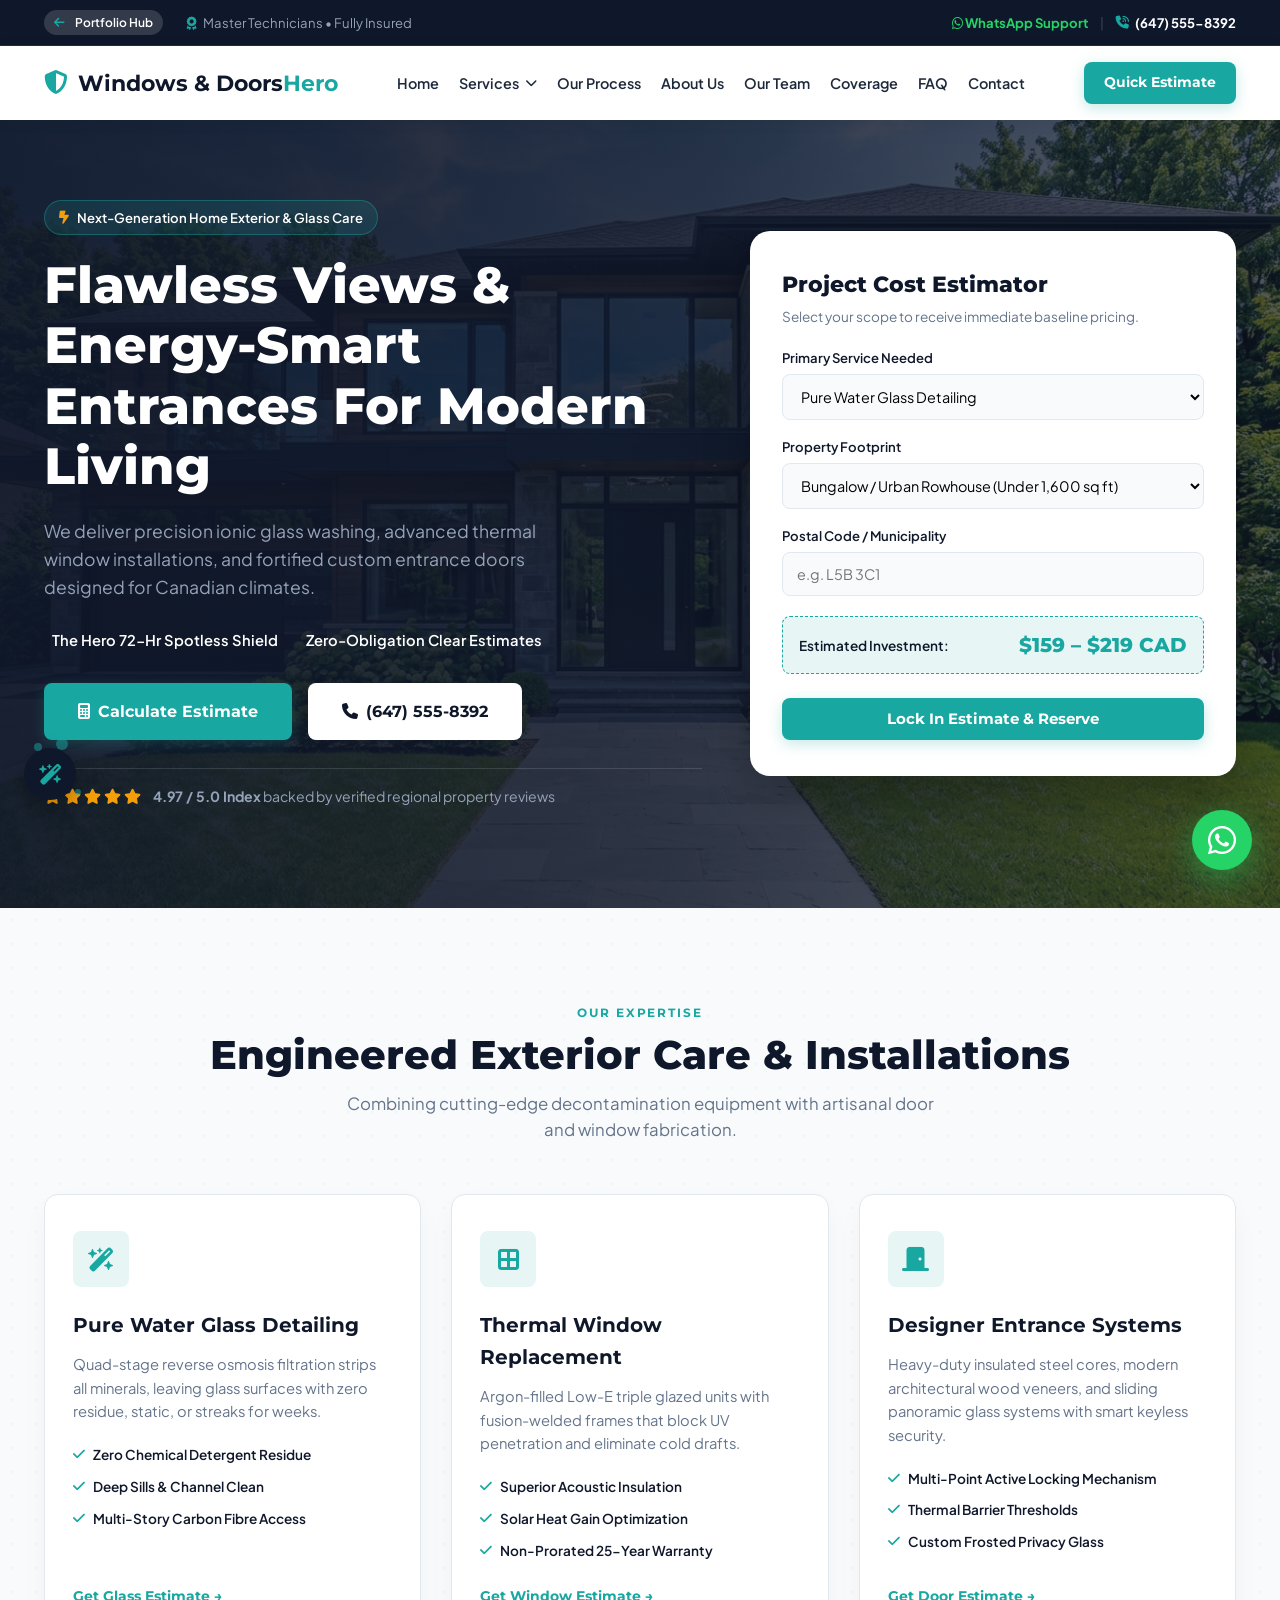
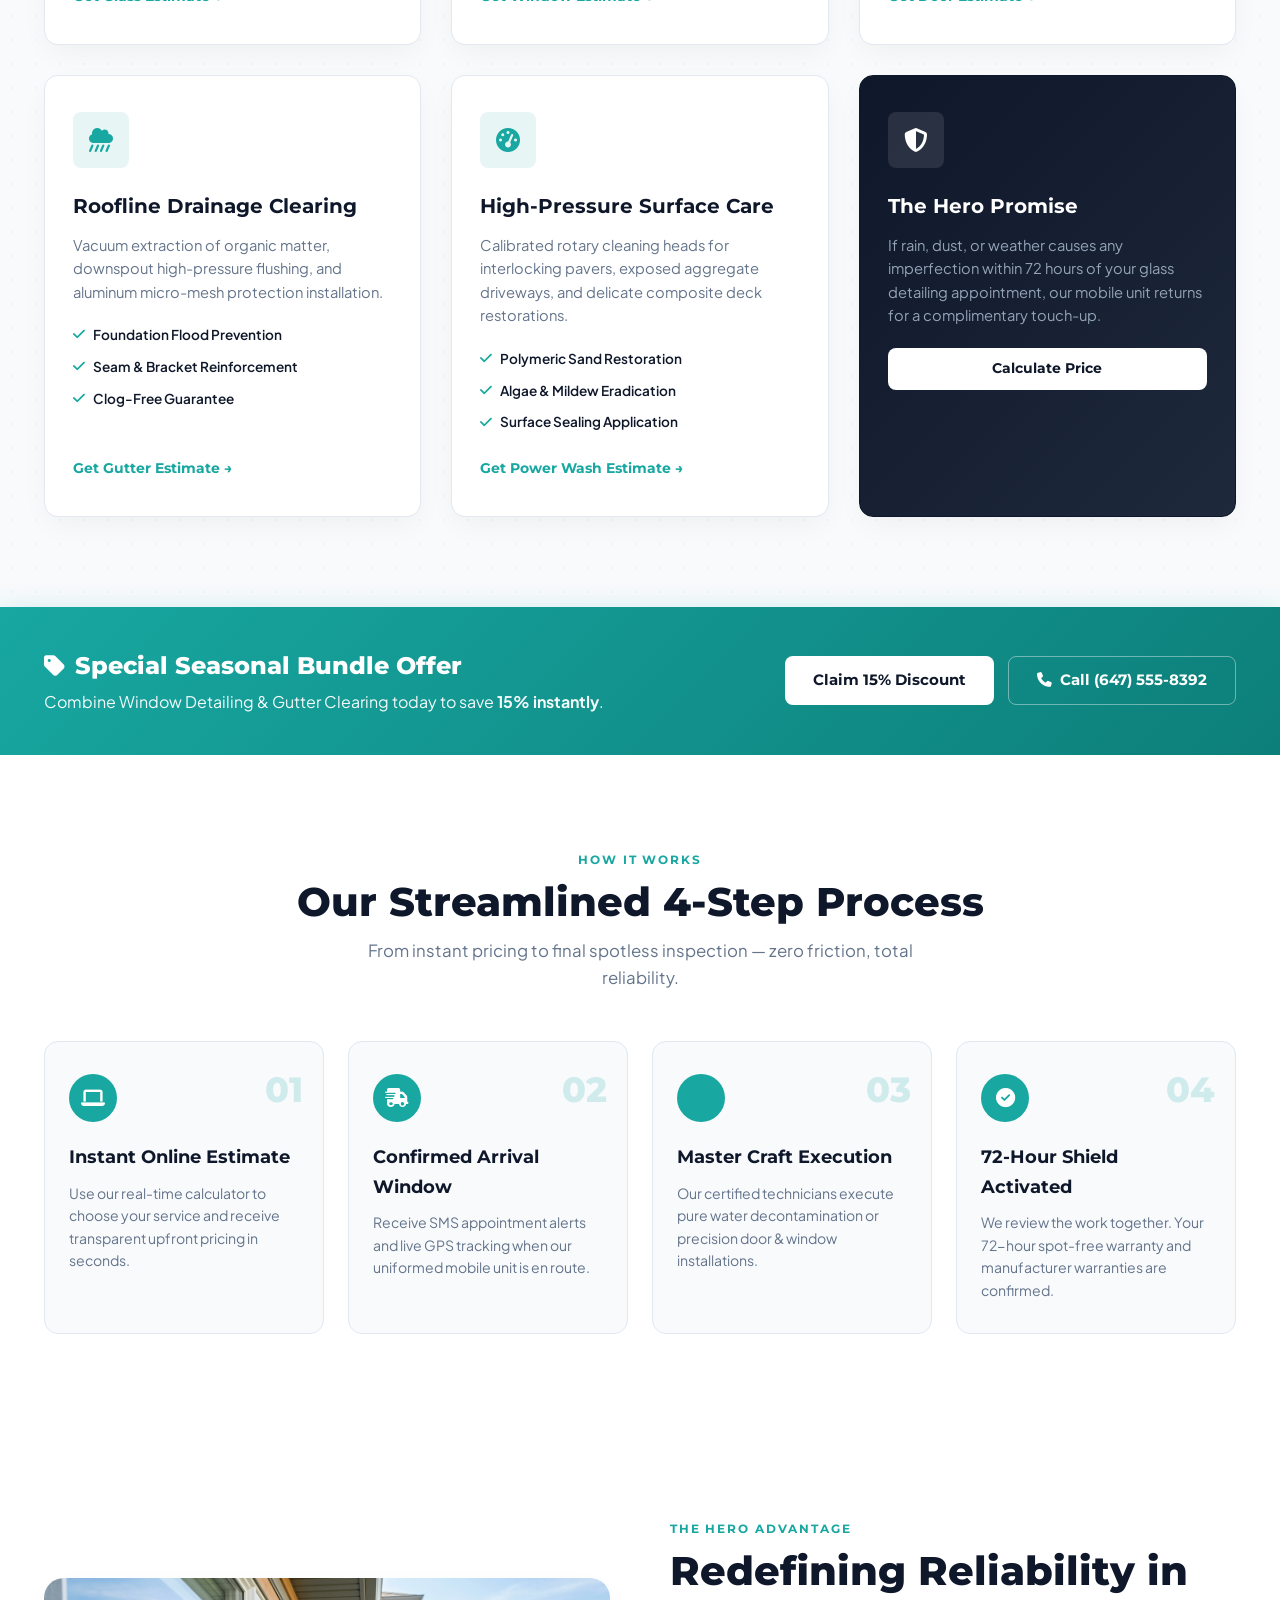
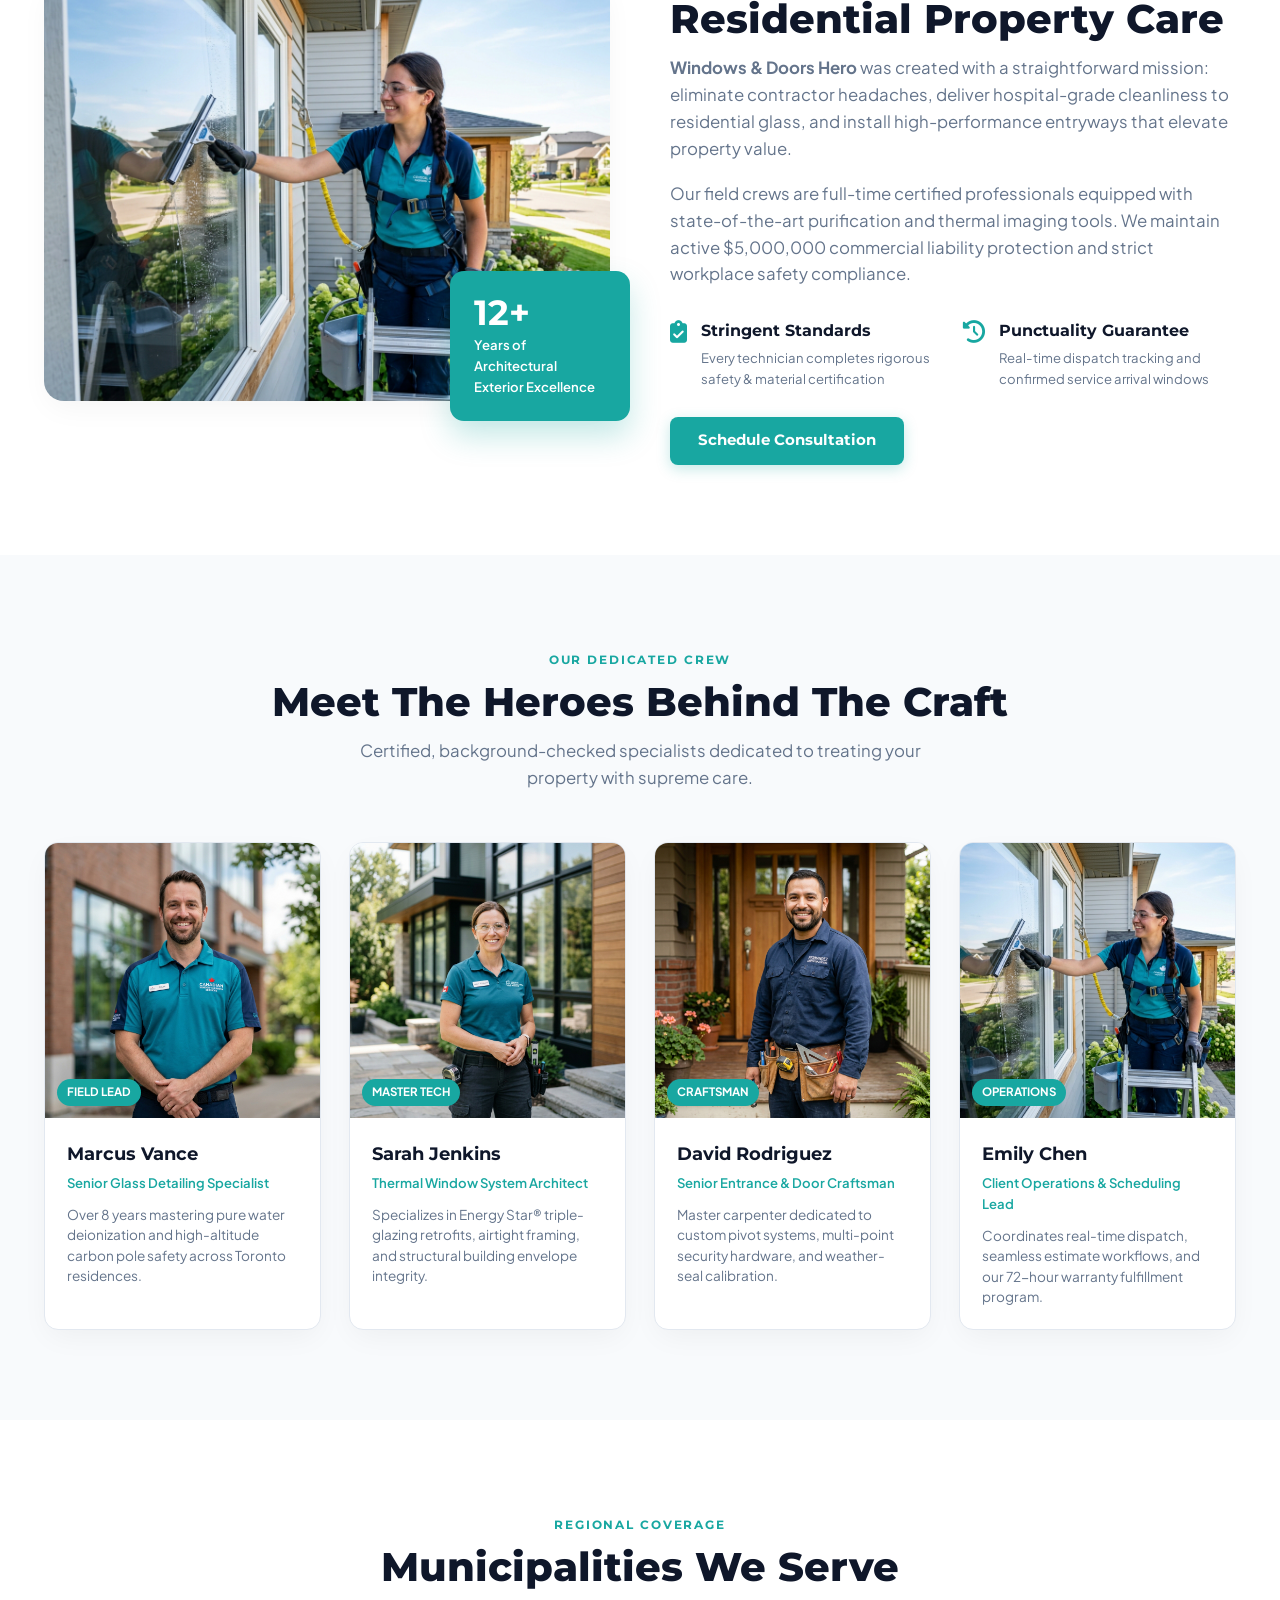
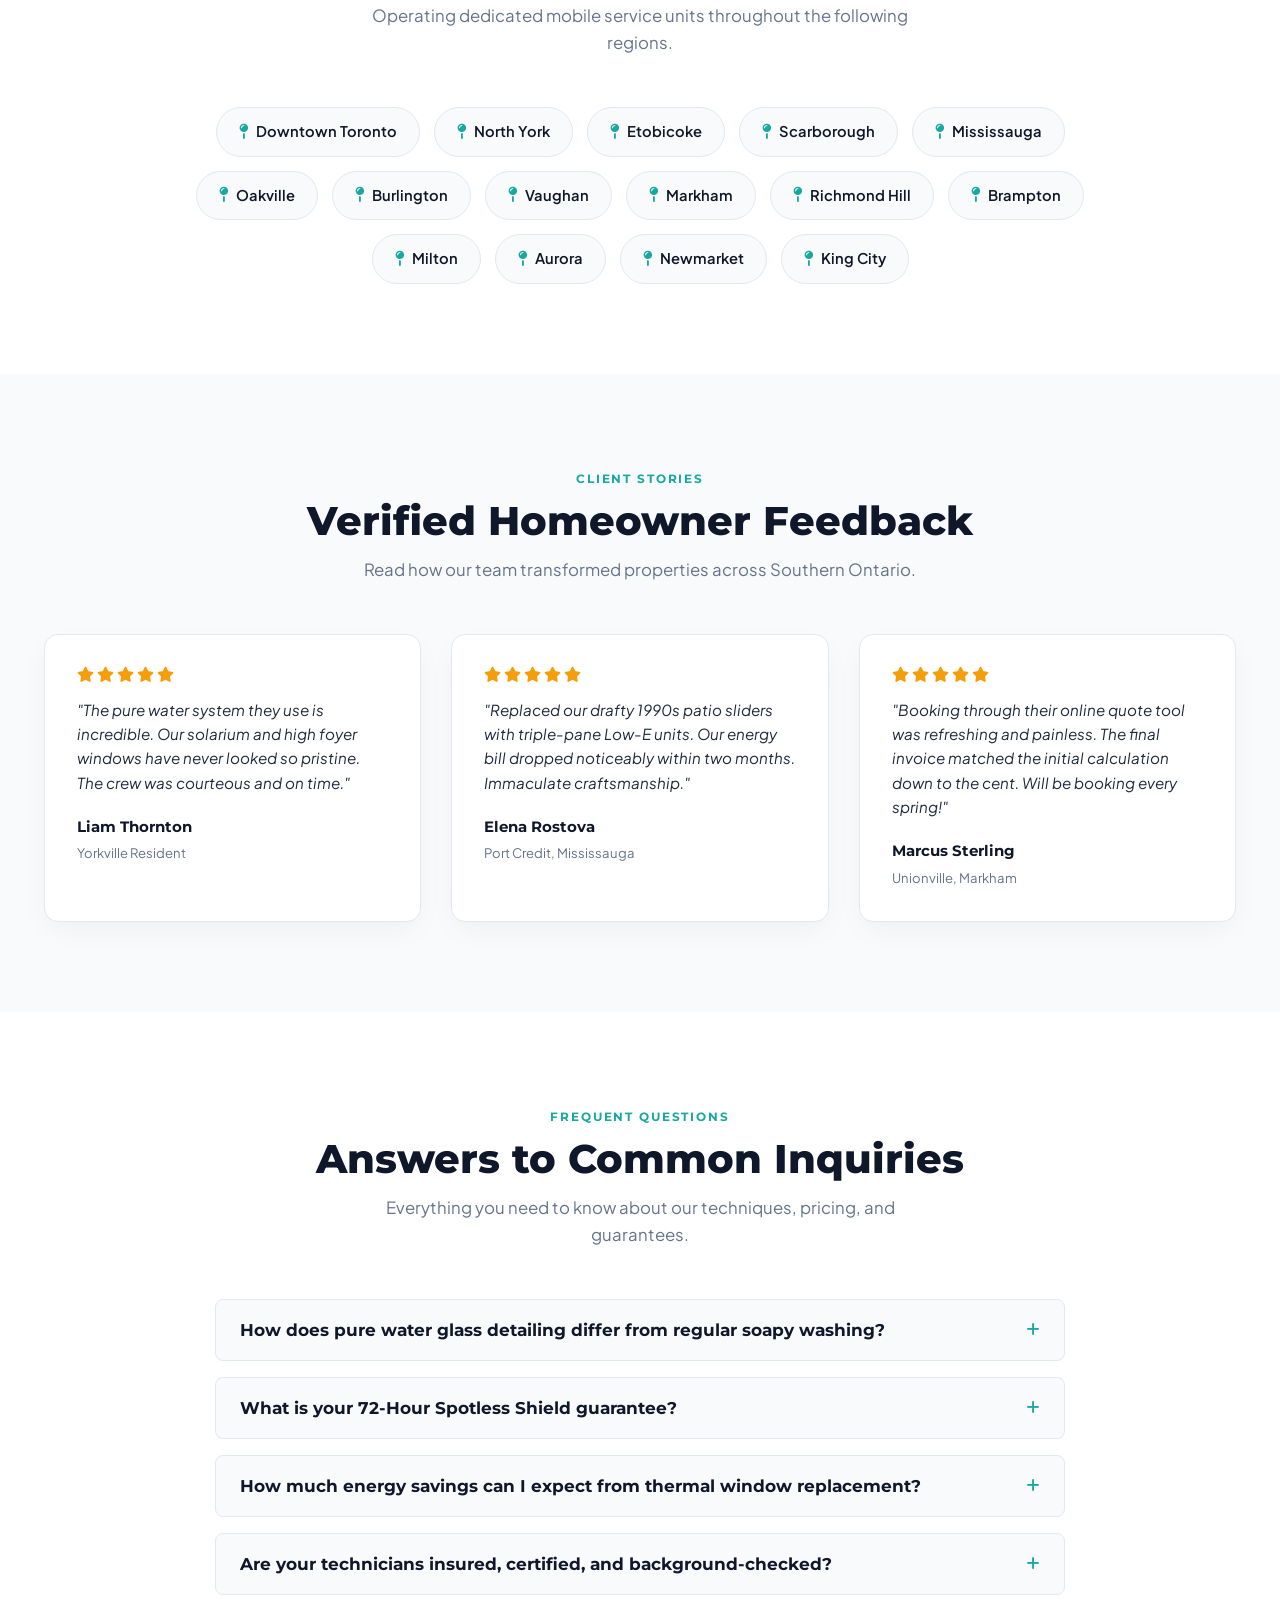
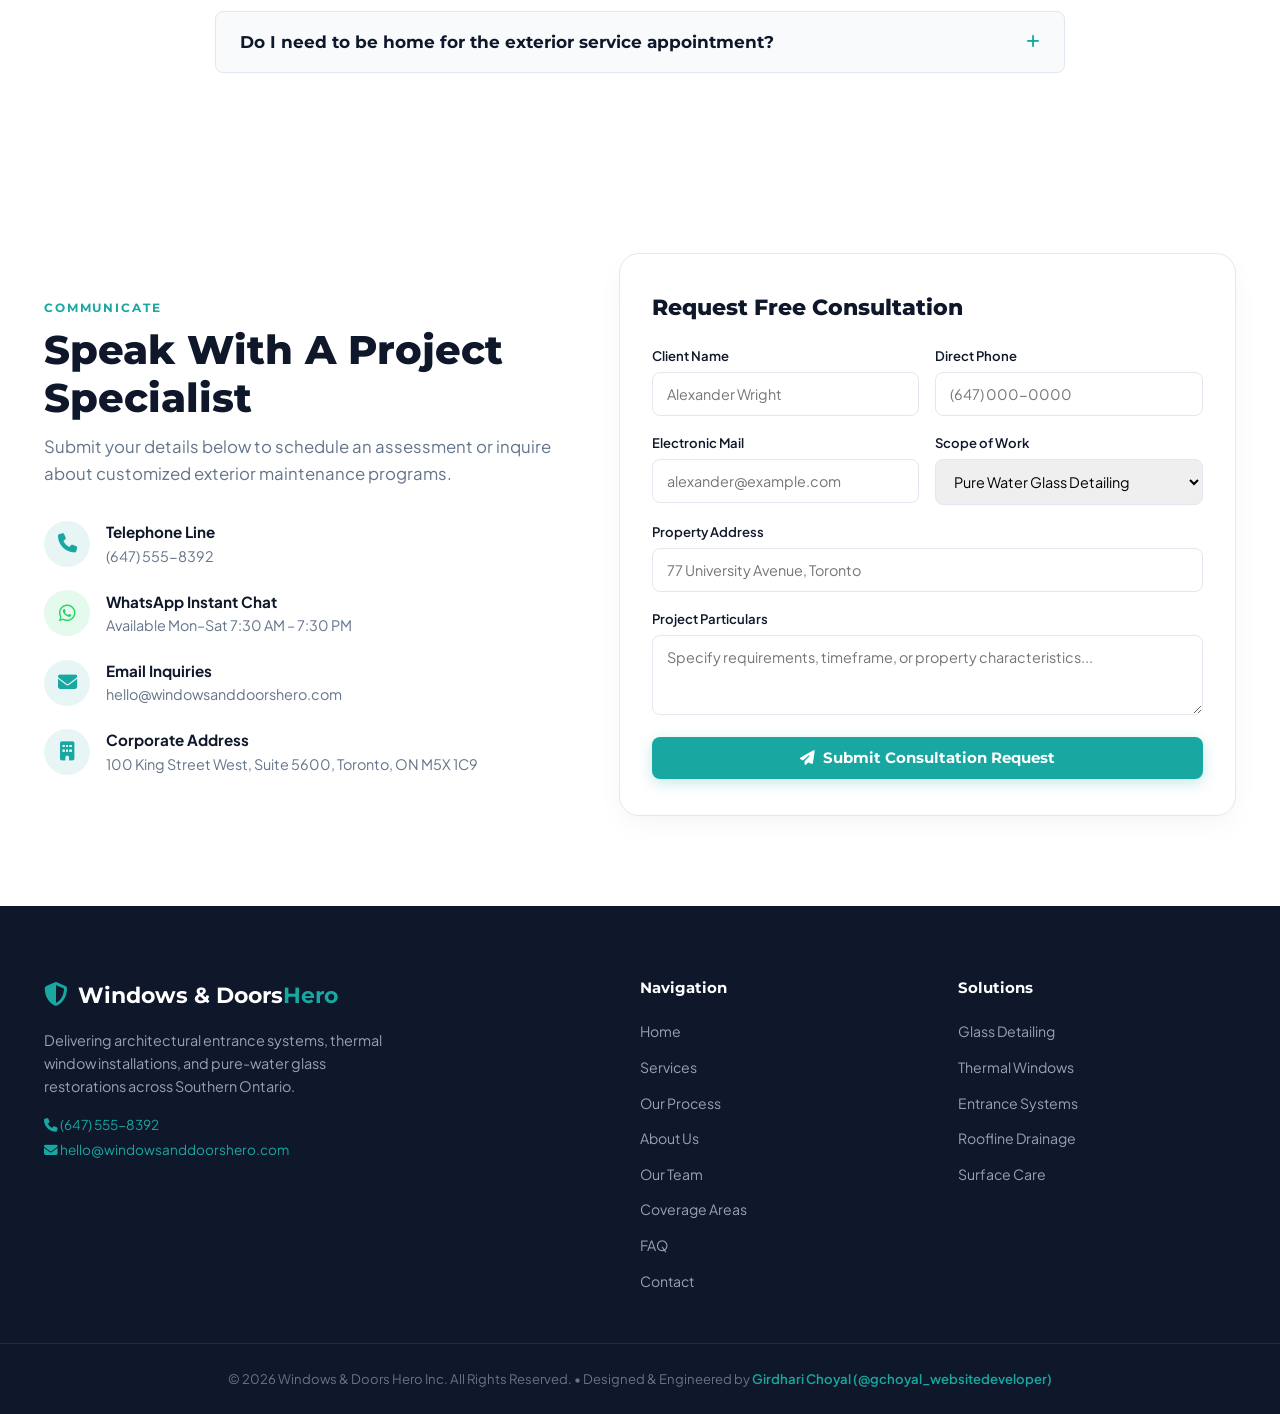
<file: windows-doors-hero/index.html>
<!DOCTYPE html>
<html lang="en">
<head>
    <meta charset="UTF-8">
    <meta name="viewport" content="width=device-width, initial-scale=1.0">
    <title>Windows & Doors Hero | Premium Glass & Architectural Entrance Systems</title>
    <meta name="description" content="Windows & Doors Hero offers bespoke window detailing, energy-efficient window systems, and designer entrance doors across Ontario. Get your fast estimate today.">
    <!-- Google Fonts -->
    <link rel="preconnect" href="https://fonts.googleapis.com">
    <link rel="preconnect" href="https://fonts.gstatic.com" crossorigin>
    <link href="https://fonts.googleapis.com/css2?family=Montserrat:wght@400;500;600;700;800&family=Plus+Jakarta+Sans:wght@400;500;600;700&display=swap" rel="stylesheet">
    <!-- FontAwesome Icons -->
    <link rel="stylesheet" href="https://cdnjs.cloudflare.com/ajax/libs/font-awesome/6.5.1/css/all.min.css">
    <!-- Main CSS -->
    <link rel="stylesheet" href="styles.css">
</head>
<body>

    <!-- Floating Cleaning Squeegee Micro-Animation Widget -->
    <div class="floating-squeegee-widget" id="floatingWidget" title="Windows & Doors Hero Cleaning in Action">
        <i class="fa-solid fa-wand-magic-sparkles"></i>
        <div class="bubble bubble-1"></div>
        <div class="bubble bubble-2"></div>
        <div class="bubble bubble-3"></div>
    </div>

    <!-- Floating WhatsApp Action Button -->
    <a href="https://wa.me/16475558392?text=Hello%20Windows%20%26%20Doors%20Hero,%20I%20would%20like%20a%20free%20quote" target="_blank" class="floating-whatsapp" aria-label="Chat on WhatsApp">
        <i class="fa-brands fa-whatsapp"></i>
        <span class="whatsapp-tooltip">Chat with us live!</span>
    </a>

    <!-- Top Announcement Bar -->
    <div class="top-bar">
        <div class="container top-bar-content">
            <div class="top-bar-left">
                <a href="../index.html" class="portfolio-back-pill" style="display:inline-flex;align-items:center;gap:6px;background:rgba(255,255,255,0.15);color:#fff;padding:3px 10px;border-radius:20px;font-size:0.75rem;font-weight:600;text-decoration:none;margin-right:10px;"><i class="fa-solid fa-arrow-left"></i> Portfolio Hub</a>
                <span><i class="fa-solid fa-award"></i> Master Technicians • Fully Insured</span>
            </div>
            <div class="top-bar-right">
                <a href="https://wa.me/16475558392" target="_blank" class="top-wa-link"><i class="fa-brands fa-whatsapp"></i> WhatsApp Support</a>
                <span class="divider">|</span>
                <a href="tel:6475558392" class="top-phone"><i class="fa-solid fa-phone-volume"></i> (647) 555-8392</a>
            </div>
        </div>
    </div>

    <!-- Navigation Header -->
    <header class="navbar">
        <div class="container nav-container">
            <!-- Brand Logo -->
            <a href="#home" class="brand-logo">
                <span class="logo-icon"><i class="fa-solid fa-shield-halved"></i></span>
                <span class="logo-text">Windows & Doors<strong>Hero</strong></span>
            </a>

            <!-- Navigation Links -->
            <nav class="nav-menu" id="navMenu">
                <a href="#home" class="nav-item">Home</a>

                <!-- Services Dropdown -->
                <div class="dropdown">
                    <a href="#services" class="nav-item dropdown-toggle">
                        Services <i class="fa-solid fa-chevron-down"></i>
                    </a>
                    <div class="dropdown-menu">
                        <a href="#service-pure-glass" class="dropdown-link">
                            <i class="fa-solid fa-wand-magic-sparkles"></i> Pure Water Glass Detailing
                        </a>
                        <a href="#service-thermal-windows" class="dropdown-link">
                            <i class="fa-solid fa-border-all"></i> Thermal Window Replacement
                        </a>
                        <a href="#service-designer-doors" class="dropdown-link">
                            <i class="fa-solid fa-door-closed"></i> Designer Entrance & Patio Systems
                        </a>
                        <a href="#service-drainage" class="dropdown-link">
                            <i class="fa-solid fa-cloud-showers-heavy"></i> Roofline Drainage Clearing
                        </a>
                        <a href="#service-power-wash" class="dropdown-link">
                            <i class="fa-solid fa-gauge-high"></i> High-Pressure Surface Care
                        </a>
                    </div>
                </div>

                <a href="#process" class="nav-item">Our Process</a>
                <a href="#about" class="nav-item">About Us</a>
                <a href="#team" class="nav-item">Our Team</a>
                <a href="#locations" class="nav-item">Coverage</a>
                <a href="#faq" class="nav-item">FAQ</a>
                <a href="#contact" class="nav-item">Contact</a>
            </nav>

            <!-- Nav Action Buttons -->
            <div class="nav-actions">
                <a href="#quote" class="btn btn-primary btn-sm">Quick Estimate</a>
                <button class="mobile-toggle" id="mobileToggle" aria-label="Toggle navigation">
                    <i class="fa-solid fa-bars"></i>
                </button>
            </div>
        </div>
    </header>

    <!-- Hero Section -->
    <section class="hero-section" id="home">
        <div class="hero-bg-overlay"></div>
        <img src="assets/hero-home.jpg" alt="Luxury Architecture with Pristine Windows and Modern Doors" class="hero-bg-img">
        
        <div class="container hero-container">
            <!-- Left Hero Content -->
            <div class="hero-text-content">
                <div class="trust-badge">
                    <i class="fa-solid fa-bolt-lightning text-gold"></i>
                    <span>Next-Generation Home Exterior & Glass Care</span>
                </div>
                <h1 class="hero-title">
                    Flawless Views & Energy-Smart Entrances For Modern Living
                </h1>
                <p class="hero-description">
                    We deliver precision ionic glass washing, advanced thermal window installations, and fortified custom entrance doors designed for Canadian climates.
                </p>

                <div class="hero-badges-row">
                    <div class="badge-item">
                        <i class="fa-solid fa-shield-check"></i>
                        <span>The Hero 72-Hr Spotless Shield</span>
                    </div>
                    <div class="badge-item">
                        <i class="fa-solid fa-shield-check"></i>
                        <span>Zero-Obligation Clear Estimates</span>
                    </div>
                </div>

                <div class="hero-cta-button-group">
                    <a href="#quote" class="btn btn-primary btn-lg"><i class="fa-solid fa-calculator"></i> Calculate Estimate</a>
                    <a href="tel:6475558392" class="btn btn-white btn-lg"><i class="fa-solid fa-phone"></i> (647) 555-8392</a>
                </div>

                <div class="google-rating-box">
                    <div class="stars">
                        <i class="fa-solid fa-star"></i>
                        <i class="fa-solid fa-star"></i>
                        <i class="fa-solid fa-star"></i>
                        <i class="fa-solid fa-star"></i>
                        <i class="fa-solid fa-star"></i>
                    </div>
                    <span><strong>4.97 / 5.0 Index</strong> backed by verified regional property reviews</span>
                </div>
            </div>

            <!-- Right Instant Estimator Card -->
            <div class="hero-quote-card" id="quote">
                <div class="card-header">
                    <h3>Project Cost Estimator</h3>
                    <p>Select your scope to receive immediate baseline pricing.</p>
                </div>
                <form class="quote-form" onsubmit="event.preventDefault(); handleQuoteSubmit();">
                    <div class="form-group">
                        <label>Primary Service Needed</label>
                        <select id="quoteService" onchange="calculateQuote()">
                            <option value="Window Cleaning">Pure Water Glass Detailing</option>
                            <option value="Window Replacement">Architectural Window Replacement</option>
                            <option value="Door Installation">Security & Pivot Door Installation</option>
                            <option value="Gutter Cleaning">Roofline Drainage Maintenance</option>
                            <option value="Full Exterior Package">Comprehensive Exterior Transformation</option>
                        </select>
                    </div>

                    <div class="form-group">
                        <label>Property Footprint</label>
                        <select id="homeSize" onchange="calculateQuote()">
                            <option value="1">Bungalow / Urban Rowhouse (Under 1,600 sq ft)</option>
                            <option value="2">Multi-Level Detached (1,600 – 3,000 sq ft)</option>
                            <option value="3">Executive Residence (3,000+ sq ft)</option>
                        </select>
                    </div>

                    <div class="form-group">
                        <label>Postal Code / Municipality</label>
                        <input type="text" placeholder="e.g. L5B 3C1" id="postalCode" required>
                    </div>

                    <div class="estimate-result-box">
                        <span class="est-label">Estimated Investment:</span>
                        <span class="est-price" id="estimatedPrice">$159 – $219 CAD</span>
                    </div>

                    <button type="submit" class="btn btn-primary btn-block">Lock In Estimate & Reserve</button>
                </form>
            </div>
        </div>
    </section>

    <!-- Services Overview Section -->
    <section class="services-section section-padding" id="services">
        <div class="container">
            <div class="section-title-wrap text-center">
                <span class="sub-badge">OUR EXPERTISE</span>
                <h2 class="section-heading">Engineered Exterior Care & Installations</h2>
                <p class="section-subtext">Combining cutting-edge decontamination equipment with artisanal door and window fabrication.</p>
            </div>

            <div class="services-grid">
                
                <!-- Service 1 -->
                <div class="service-box" id="service-pure-glass">
                    <div class="service-icon"><i class="fa-solid fa-wand-magic-sparkles"></i></div>
                    <h3>Pure Water Glass Detailing</h3>
                    <p>Quad-stage reverse osmosis filtration strips all minerals, leaving glass surfaces with zero residue, static, or streaks for weeks.</p>
                    <ul class="service-check-list">
                        <li><i class="fa-solid fa-check"></i> Zero Chemical Detergent Residue</li>
                        <li><i class="fa-solid fa-check"></i> Deep Sills & Channel Clean</li>
                        <li><i class="fa-solid fa-check"></i> Multi-Story Carbon Fibre Access</li>
                    </ul>
                    <a href="#quote" class="service-card-cta">Get Glass Estimate &rarr;</a>
                </div>

                <!-- Service 2 -->
                <div class="service-box" id="service-thermal-windows">
                    <div class="service-icon"><i class="fa-solid fa-border-all"></i></div>
                    <h3>Thermal Window Replacement</h3>
                    <p>Argon-filled Low-E triple glazed units with fusion-welded frames that block UV penetration and eliminate cold drafts.</p>
                    <ul class="service-check-list">
                        <li><i class="fa-solid fa-check"></i> Superior Acoustic Insulation</li>
                        <li><i class="fa-solid fa-check"></i> Solar Heat Gain Optimization</li>
                        <li><i class="fa-solid fa-check"></i> Non-Prorated 25-Year Warranty</li>
                    </ul>
                    <a href="#quote" class="service-card-cta">Get Window Estimate &rarr;</a>
                </div>

                <!-- Service 3 -->
                <div class="service-box" id="service-designer-doors">
                    <div class="service-icon"><i class="fa-solid fa-door-closed"></i></div>
                    <h3>Designer Entrance Systems</h3>
                    <p>Heavy-duty insulated steel cores, modern architectural wood veneers, and sliding panoramic glass systems with smart keyless security.</p>
                    <ul class="service-check-list">
                        <li><i class="fa-solid fa-check"></i> Multi-Point Active Locking Mechanism</li>
                        <li><i class="fa-solid fa-check"></i> Thermal Barrier Thresholds</li>
                        <li><i class="fa-solid fa-check"></i> Custom Frosted Privacy Glass</li>
                    </ul>
                    <a href="#quote" class="service-card-cta">Get Door Estimate &rarr;</a>
                </div>

                <!-- Service 4 -->
                <div class="service-box" id="service-drainage">
                    <div class="service-icon"><i class="fa-solid fa-cloud-showers-heavy"></i></div>
                    <h3>Roofline Drainage Clearing</h3>
                    <p>Vacuum extraction of organic matter, downspout high-pressure flushing, and aluminum micro-mesh protection installation.</p>
                    <ul class="service-check-list">
                        <li><i class="fa-solid fa-check"></i> Foundation Flood Prevention</li>
                        <li><i class="fa-solid fa-check"></i> Seam & Bracket Reinforcement</li>
                        <li><i class="fa-solid fa-check"></i> Clog-Free Guarantee</li>
                    </ul>
                    <a href="#quote" class="service-card-cta">Get Gutter Estimate &rarr;</a>
                </div>

                <!-- Service 5 -->
                <div class="service-box" id="service-power-wash">
                    <div class="service-icon"><i class="fa-solid fa-gauge-high"></i></div>
                    <h3>High-Pressure Surface Care</h3>
                    <p>Calibrated rotary cleaning heads for interlocking pavers, exposed aggregate driveways, and delicate composite deck restorations.</p>
                    <ul class="service-check-list">
                        <li><i class="fa-solid fa-check"></i> Polymeric Sand Restoration</li>
                        <li><i class="fa-solid fa-check"></i> Algae & Mildew Eradication</li>
                        <li><i class="fa-solid fa-check"></i> Surface Sealing Application</li>
                    </ul>
                    <a href="#quote" class="service-card-cta">Get Power Wash Estimate &rarr;</a>
                </div>

                <!-- Service 6 / Guarantee Card -->
                <div class="service-box service-highlight-box">
                    <div class="service-icon text-white"><i class="fa-solid fa-shield-halved"></i></div>
                    <h3>The Hero Promise</h3>
                    <p>If rain, dust, or weather causes any imperfection within 72 hours of your glass detailing appointment, our mobile unit returns for a complimentary touch-up.</p>
                    <a href="#quote" class="btn btn-white btn-sm">Calculate Price</a>
                </div>

            </div>
        </div>
    </section>

    <!-- Promotional Call-to-Action Strip -->
    <section class="promo-strip">
        <div class="container promo-content">
            <div class="promo-text">
                <h3><i class="fa-solid fa-tag"></i> Special Seasonal Bundle Offer</h3>
                <p>Combine Window Detailing & Gutter Clearing today to save <strong>15% instantly</strong>.</p>
            </div>
            <div class="promo-actions">
                <a href="#quote" class="btn btn-white">Claim 15% Discount</a>
                <a href="tel:6475558392" class="btn btn-outline-white"><i class="fa-solid fa-phone"></i> Call (647) 555-8392</a>
            </div>
        </div>
    </section>

    <!-- Our 4-Step Process Section -->
    <section class="process-section section-padding" id="process">
        <div class="container">
            <div class="section-title-wrap text-center">
                <span class="sub-badge">HOW IT WORKS</span>
                <h2 class="section-heading">Our Streamlined 4-Step Process</h2>
                <p class="section-subtext">From instant pricing to final spotless inspection — zero friction, total reliability.</p>
            </div>

            <div class="process-steps-grid">
                
                <div class="step-card">
                    <div class="step-num">01</div>
                    <div class="step-icon"><i class="fa-solid fa-laptop"></i></div>
                    <h4>Instant Online Estimate</h4>
                    <p>Use our real-time calculator to choose your service and receive transparent upfront pricing in seconds.</p>
                </div>

                <div class="step-card">
                    <div class="step-num">02</div>
                    <div class="step-icon"><i class="fa-solid fa-truck-fast"></i></div>
                    <h4>Confirmed Arrival Window</h4>
                    <p>Receive SMS appointment alerts and live GPS tracking when our uniformed mobile unit is en route.</p>
                </div>

                <div class="step-card">
                    <div class="step-num">03</div>
                    <div class="step-icon"><i class="fa-solid fa-sparkles"></i></div>
                    <h4>Master Craft Execution</h4>
                    <p>Our certified technicians execute pure water decontamination or precision door & window installations.</p>
                </div>

                <div class="step-card">
                    <div class="step-num">04</div>
                    <div class="step-icon"><i class="fa-solid fa-circle-check"></i></div>
                    <h4>72-Hour Shield Activated</h4>
                    <p>We review the work together. Your 72-hour spot-free warranty and manufacturer warranties are confirmed.</p>
                </div>

            </div>
        </div>
    </section>

    <!-- About Section -->
    <section class="about-section section-padding" id="about">
        <div class="container about-grid">
            <div class="about-image-wrap">
                <img src="assets/service-window.jpg" alt="Windows and Doors Hero Certified Technician" class="about-img">
                <div class="experience-card">
                    <strong>12+</strong>
                    <span>Years of Architectural Exterior Excellence</span>
                </div>
            </div>

            <div class="about-content">
                <span class="sub-badge">THE HERO ADVANTAGE</span>
                <h2 class="section-heading">Redefining Reliability in Residential Property Care</h2>
                <p class="about-text">
                    <strong>Windows & Doors Hero</strong> was created with a straightforward mission: eliminate contractor headaches, deliver hospital-grade cleanliness to residential glass, and install high-performance entryways that elevate property value.
                </p>
                <p class="about-text">
                    Our field crews are full-time certified professionals equipped with state-of-the-art purification and thermal imaging tools. We maintain active $5,000,000 commercial liability protection and strict workplace safety compliance.
                </p>

                <div class="about-features-grid">
                    <div class="feature-card">
                        <i class="fa-solid fa-clipboard-check"></i>
                        <div>
                            <h4>Stringent Standards</h4>
                            <p>Every technician completes rigorous safety & material certification</p>
                        </div>
                    </div>
                    <div class="feature-card">
                        <i class="fa-solid fa-clock-rotate-left"></i>
                        <div>
                            <h4>Punctuality Guarantee</h4>
                            <p>Real-time dispatch tracking and confirmed service arrival windows</p>
                        </div>
                    </div>
                </div>

                <div style="margin-top: 28px;">
                    <a href="#contact" class="btn btn-primary">Schedule Consultation</a>
                </div>
            </div>
        </div>
    </section>

    <!-- Meet The Heroes (Team Section) -->
    <section class="team-section section-padding" id="team">
        <div class="container">
            <div class="section-title-wrap text-center">
                <span class="sub-badge">OUR DEDICATED CREW</span>
                <h2 class="section-heading">Meet The Heroes Behind The Craft</h2>
                <p class="section-subtext">Certified, background-checked specialists dedicated to treating your property with supreme care.</p>
            </div>

            <div class="team-grid">
                
                <!-- Team Member 1 -->
                <div class="team-card">
                    <div class="team-photo-wrap">
                        <img src="assets/team-marcus.jpg" alt="Marcus Vance - Lead Glass Detailing Specialist" class="team-img">
                        <span class="team-badge">Field Lead</span>
                    </div>
                    <div class="team-info">
                        <h4>Marcus Vance</h4>
                        <span class="team-role">Senior Glass Detailing Specialist</span>
                        <p>Over 8 years mastering pure water deionization and high-altitude carbon pole safety across Toronto residences.</p>
                    </div>
                </div>

                <!-- Team Member 2 -->
                <div class="team-card">
                    <div class="team-photo-wrap">
                        <img src="assets/team-sarah.jpg" alt="Sarah Jenkins - Thermal Window Architect" class="team-img">
                        <span class="team-badge">Master Tech</span>
                    </div>
                    <div class="team-info">
                        <h4>Sarah Jenkins</h4>
                        <span class="team-role">Thermal Window System Architect</span>
                        <p>Specializes in Energy Star® triple-glazing retrofits, airtight framing, and structural building envelope integrity.</p>
                    </div>
                </div>

                <!-- Team Member 3 -->
                <div class="team-card">
                    <div class="team-photo-wrap">
                        <img src="assets/team-david.jpg" alt="David Rodriguez - Senior Entrance Craftsman" class="team-img">
                        <span class="team-badge">Craftsman</span>
                    </div>
                    <div class="team-info">
                        <h4>David Rodriguez</h4>
                        <span class="team-role">Senior Entrance & Door Craftsman</span>
                        <p>Master carpenter dedicated to custom pivot systems, multi-point security hardware, and weather-seal calibration.</p>
                    </div>
                </div>

                <!-- Team Member 4 -->
                <div class="team-card">
                    <div class="team-photo-wrap">
                        <img src="assets/team-emily.jpg" alt="Emily Chen - Client Operations Lead" class="team-img">
                        <span class="team-badge">Operations</span>
                    </div>
                    <div class="team-info">
                        <h4>Emily Chen</h4>
                        <span class="team-role">Client Operations & Scheduling Lead</span>
                        <p>Coordinates real-time dispatch, seamless estimate workflows, and our 72-hour warranty fulfillment program.</p>
                    </div>
                </div>

            </div>
        </div>
    </section>

    <!-- Locations Section (Clean List of Locations Without Links) -->
    <section class="locations-section section-padding" id="locations">
        <div class="container">
            <div class="section-title-wrap text-center">
                <span class="sub-badge">REGIONAL COVERAGE</span>
                <h2 class="section-heading">Municipalities We Serve</h2>
                <p class="section-subtext">Operating dedicated mobile service units throughout the following regions.</p>
            </div>

            <div class="locations-pill-grid">
                <div class="location-pill"><i class="fa-solid fa-map-pin"></i> Downtown Toronto</div>
                <div class="location-pill"><i class="fa-solid fa-map-pin"></i> North York</div>
                <div class="location-pill"><i class="fa-solid fa-map-pin"></i> Etobicoke</div>
                <div class="location-pill"><i class="fa-solid fa-map-pin"></i> Scarborough</div>
                <div class="location-pill"><i class="fa-solid fa-map-pin"></i> Mississauga</div>
                <div class="location-pill"><i class="fa-solid fa-map-pin"></i> Oakville</div>
                <div class="location-pill"><i class="fa-solid fa-map-pin"></i> Burlington</div>
                <div class="location-pill"><i class="fa-solid fa-map-pin"></i> Vaughan</div>
                <div class="location-pill"><i class="fa-solid fa-map-pin"></i> Markham</div>
                <div class="location-pill"><i class="fa-solid fa-map-pin"></i> Richmond Hill</div>
                <div class="location-pill"><i class="fa-solid fa-map-pin"></i> Brampton</div>
                <div class="location-pill"><i class="fa-solid fa-map-pin"></i> Milton</div>
                <div class="location-pill"><i class="fa-solid fa-map-pin"></i> Aurora</div>
                <div class="location-pill"><i class="fa-solid fa-map-pin"></i> Newmarket</div>
                <div class="location-pill"><i class="fa-solid fa-map-pin"></i> King City</div>
            </div>
        </div>
    </section>

    <!-- Reviews Section -->
    <section class="reviews-section section-padding" id="reviews">
        <div class="container">
            <div class="section-title-wrap text-center">
                <span class="sub-badge">CLIENT STORIES</span>
                <h2 class="section-heading">Verified Homeowner Feedback</h2>
                <p class="section-subtext">Read how our team transformed properties across Southern Ontario.</p>
            </div>

            <div class="reviews-grid">
                <div class="review-card">
                    <div class="stars">
                        <i class="fa-solid fa-star"></i><i class="fa-solid fa-star"></i><i class="fa-solid fa-star"></i><i class="fa-solid fa-star"></i><i class="fa-solid fa-star"></i>
                    </div>
                    <p class="review-text">"The pure water system they use is incredible. Our solarium and high foyer windows have never looked so pristine. The crew was courteous and on time."</p>
                    <div class="reviewer-meta">
                        <strong>Liam Thornton</strong>
                        <span>Yorkville Resident</span>
                    </div>
                </div>

                <div class="review-card">
                    <div class="stars">
                        <i class="fa-solid fa-star"></i><i class="fa-solid fa-star"></i><i class="fa-solid fa-star"></i><i class="fa-solid fa-star"></i><i class="fa-solid fa-star"></i>
                    </div>
                    <p class="review-text">"Replaced our drafty 1990s patio sliders with triple-pane Low-E units. Our energy bill dropped noticeably within two months. Immaculate craftsmanship."</p>
                    <div class="reviewer-meta">
                        <strong>Elena Rostova</strong>
                        <span>Port Credit, Mississauga</span>
                    </div>
                </div>

                <div class="review-card">
                    <div class="stars">
                        <i class="fa-solid fa-star"></i><i class="fa-solid fa-star"></i><i class="fa-solid fa-star"></i><i class="fa-solid fa-star"></i><i class="fa-solid fa-star"></i>
                    </div>
                    <p class="review-text">"Booking through their online quote tool was refreshing and painless. The final invoice matched the initial calculation down to the cent. Will be booking every spring!"</p>
                    <div class="reviewer-meta">
                        <strong>Marcus Sterling</strong>
                        <span>Unionville, Markham</span>
                    </div>
                </div>
            </div>
        </div>
    </section>

    <!-- Frequently Asked Questions (FAQ) Section -->
    <section class="faq-section section-padding" id="faq">
        <div class="container">
            <div class="section-title-wrap text-center">
                <span class="sub-badge">FREQUENT QUESTIONS</span>
                <h2 class="section-heading">Answers to Common Inquiries</h2>
                <p class="section-subtext">Everything you need to know about our techniques, pricing, and guarantees.</p>
            </div>

            <div class="faq-accordion-wrap">
                
                <div class="faq-item">
                    <button class="faq-question" onclick="toggleFaq(this)">
                        <span>How does pure water glass detailing differ from regular soapy washing?</span>
                        <i class="fa-solid fa-plus"></i>
                    </button>
                    <div class="faq-answer">
                        <p>Traditional soapy washing leaves microscopic detergent films that attract dust, pollen, and water stains within days. Our quad-stage filtration strips all dissolved solids down to 0 PPM (parts per million), creating a sterile ionic wash that dries spotless and stays clean twice as long.</p>
                    </div>
                </div>

                <div class="faq-item">
                    <button class="faq-question" onclick="toggleFaq(this)">
                        <span>What is your 72-Hour Spotless Shield guarantee?</span>
                        <i class="fa-solid fa-plus"></i>
                    </button>
                    <div class="faq-answer">
                        <p>If rain, dust, or weather causes any water spotting or imperfection on your exterior glass within 72 hours of your service, simply notify us. We will dispatch a mobile unit to touch up affected panes at zero cost.</p>
                    </div>
                </div>

                <div class="faq-item">
                    <button class="faq-question" onclick="toggleFaq(this)">
                        <span>How much energy savings can I expect from thermal window replacement?</span>
                        <i class="fa-solid fa-plus"></i>
                    </button>
                    <div class="faq-answer">
                        <p>Our argon-filled triple-glazed Low-E window systems typically reduce residential heating and cooling loss by 20% to 35%, significantly reducing monthly HVAC expenditures and eliminating condensation.</p>
                    </div>
                </div>

                <div class="faq-item">
                    <button class="faq-question" onclick="toggleFaq(this)">
                        <span>Are your technicians insured, certified, and background-checked?</span>
                        <i class="fa-solid fa-plus"></i>
                    </button>
                    <div class="faq-answer">
                        <p>Yes. Every team member is full-time, background-screened, and certified in fall protection safety. We carry $5,000,000 in comprehensive commercial liability coverage and active WSIB compliance.</p>
                    </div>
                </div>

                <div class="faq-item">
                    <button class="faq-question" onclick="toggleFaq(this)">
                        <span>Do I need to be home for the exterior service appointment?</span>
                        <i class="fa-solid fa-plus"></i>
                    </button>
                    <div class="faq-answer">
                        <p>Not for exterior services! As long as backyard gates are unlocked and exterior water spigots are accessible, our crew will complete the service, take before/after verification photos, and email you the completion report.</p>
                    </div>
                </div>

            </div>
        </div>
    </section>

    <!-- Contact Section (With Interactive Thank You Modal) -->
    <section class="contact-section section-padding" id="contact">
        <div class="container contact-container">
            
            <div class="contact-info-col">
                <span class="sub-badge">COMMUNICATE</span>
                <h2 class="section-heading">Speak With A Project Specialist</h2>
                <p class="contact-lead-text">
                    Submit your details below to schedule an assessment or inquire about customized exterior maintenance programs.
                </p>

                <div class="info-list">
                    <div class="info-item">
                        <i class="fa-solid fa-phone"></i>
                        <div>
                            <strong>Telephone Line</strong>
                            <p>(647) 555-8392</p>
                        </div>
                    </div>
                    <div class="info-item">
                        <i class="fa-brands fa-whatsapp"></i>
                        <div>
                            <strong>WhatsApp Instant Chat</strong>
                            <p>Available Mon–Sat 7:30 AM – 7:30 PM</p>
                        </div>
                    </div>
                    <div class="info-item">
                        <i class="fa-solid fa-envelope"></i>
                        <div>
                            <strong>Email Inquiries</strong>
                            <p>hello@windowsanddoorshero.com</p>
                        </div>
                    </div>
                    <div class="info-item">
                        <i class="fa-solid fa-building"></i>
                        <div>
                            <strong>Corporate Address</strong>
                            <p>100 King Street West, Suite 5600, Toronto, ON M5X 1C9</p>
                        </div>
                    </div>
                </div>
            </div>

            <!-- Contact Form with Interactive Feedback -->
            <div class="contact-form-col">
                <div class="dummy-form-card">
                    <h3>Request Free Consultation</h3>
                    <form id="consultationForm" onsubmit="handleContactSubmit(event)">
                        <div class="form-row">
                            <div class="form-field">
                                <label for="fullName">Client Name</label>
                                <input type="text" id="fullName" placeholder="Alexander Wright" required>
                            </div>
                            <div class="form-field">
                                <label for="phoneNum">Direct Phone</label>
                                <input type="tel" id="phoneNum" placeholder="(647) 000-0000" required>
                            </div>
                        </div>

                        <div class="form-row">
                            <div class="form-field">
                                <label for="emailAddr">Electronic Mail</label>
                                <input type="email" id="emailAddr" placeholder="alexander@example.com" required>
                            </div>
                            <div class="form-field">
                                <label for="serviceType">Scope of Work</label>
                                <select id="serviceType">
                                    <option>Pure Water Glass Detailing</option>
                                    <option>Thermal Window Replacement</option>
                                    <option>Designer Entrance Systems</option>
                                    <option>Roofline Drainage Clearing</option>
                                    <option>High-Pressure Surface Care</option>
                                </select>
                            </div>
                        </div>

                        <div class="form-field">
                            <label for="address">Property Address</label>
                            <input type="text" id="address" placeholder="77 University Avenue, Toronto">
                        </div>

                        <div class="form-field">
                            <label for="comments">Project Particulars</label>
                            <textarea id="comments" rows="3" placeholder="Specify requirements, timeframe, or property characteristics..."></textarea>
                        </div>

                        <button type="submit" class="btn btn-primary btn-block"><i class="fa-solid fa-paper-plane"></i> Submit Consultation Request</button>
                    </form>
                </div>
            </div>

        </div>
    </section>

    <!-- Thank You Popup Modal -->
    <div class="thank-you-overlay" id="thankYouModal">
        <div class="thank-you-modal-box">
            <button class="close-modal-btn" onclick="closeThankYouModal()">&times;</button>
            <div class="modal-check-icon"><i class="fa-solid fa-circle-check"></i></div>
            <h3>Thank You for Reaching Out!</h3>
            <p id="thankYouMsg">Your request has been recorded. A senior project specialist from Windows & Doors Hero will contact you within 2 business hours with full particulars.</p>
            <div class="modal-actions">
                <a href="https://wa.me/16475558392" target="_blank" class="btn btn-primary btn-sm"><i class="fa-brands fa-whatsapp"></i> Chat On WhatsApp</a>
                <button class="btn btn-white btn-sm" onclick="closeThankYouModal()">Done</button>
            </div>
        </div>
    </div>

    <!-- Mobile Sticky Bottom Call & Contact Bar -->
    <div class="mobile-sticky-bottom-bar">
        <a href="tel:6475558392" class="mobile-bar-btn btn-call">
            <i class="fa-solid fa-phone"></i>
            <span>Call Now</span>
        </a>
        <a href="https://wa.me/16475558392" target="_blank" class="mobile-bar-btn btn-wa">
            <i class="fa-brands fa-whatsapp"></i>
            <span>WhatsApp</span>
        </a>
        <a href="#quote" class="mobile-bar-btn btn-quote">
            <i class="fa-solid fa-calculator"></i>
            <span>Get Quote</span>
        </a>
    </div>

    <!-- Footer -->
    <footer class="footer">
        <div class="container footer-content">
            <div class="footer-brand">
                <a href="#home" class="brand-logo footer-logo">
                    <span class="logo-icon"><i class="fa-solid fa-shield-halved"></i></span>
                    <span class="logo-text">Windows & Doors<strong>Hero</strong></span>
                </a>
                <p>Delivering architectural entrance systems, thermal window installations, and pure-water glass restorations across Southern Ontario.</p>
                <div class="footer-contact-quick">
                    <p><i class="fa-solid fa-phone"></i> (647) 555-8392</p>
                    <p><i class="fa-solid fa-envelope"></i> hello@windowsanddoorshero.com</p>
                </div>
            </div>

            <div class="footer-links-group">
                <h4>Navigation</h4>
                <ul>
                    <li><a href="#home">Home</a></li>
                    <li><a href="#services">Services</a></li>
                    <li><a href="#process">Our Process</a></li>
                    <li><a href="#about">About Us</a></li>
                    <li><a href="#team">Our Team</a></li>
                    <li><a href="#locations">Coverage Areas</a></li>
                    <li><a href="#faq">FAQ</a></li>
                    <li><a href="#contact">Contact</a></li>
                </ul>
            </div>

            <div class="footer-links-group">
                <h4>Solutions</h4>
                <ul>
                    <li><a href="#service-pure-glass">Glass Detailing</a></li>
                    <li><a href="#service-thermal-windows">Thermal Windows</a></li>
                    <li><a href="#service-designer-doors">Entrance Systems</a></li>
                    <li><a href="#service-drainage">Roofline Drainage</a></li>
                    <li><a href="#service-power-wash">Surface Care</a></li>
                </ul>
            </div>
        </div>

        <div class="footer-bottom text-center">
            <div class="container">
                <p>© 2026 Windows & Doors Hero Inc. All Rights Reserved. • Designed & Engineered by <a href="https://www.instagram.com/gchoyal_websitedeveloper/" target="_blank" class="author-tag">Girdhari Choyal (@gchoyal_websitedeveloper)</a></p>
            </div>
        </div>
    </footer>

    <!-- App JS -->
    <script src="app.js"></script>
</body>
</html>
</file>
<file: windows-doors-hero/styles.css>
/* ==========================================================================
   Windows & Doors Hero — Professional Website Stylesheet
   Designed & Developed by Girdhari Choyal (@gchoyal_websitedeveloper)
   ========================================================================== */

:root {
    --primary: #18a7a1;
    --primary-hover: #128782;
    --primary-light: rgba(24, 167, 161, 0.1);
    --primary-glow: rgba(24, 167, 161, 0.25);
    
    --dark: #0f172a;
    --dark-surface: #1e293b;
    --text-main: #1e293b;
    --text-muted: #64748b;
    --text-light: #94a3b8;
    
    --bg-light: #f8fafc;
    --bg-white: #ffffff;
    --border-color: #e2e8f0;
    --gold: #f59e0b;
    --wa-green: #25d366;
    
    --font-heading: 'Montserrat', sans-serif;
    --font-body: 'Plus Jakarta Sans', sans-serif;
    
    --radius-sm: 8px;
    --radius-md: 14px;
    --radius-lg: 20px;
    
    --shadow-card: 0 10px 30px -5px rgba(0, 0, 0, 0.05);
    --shadow-hover: 0 20px 40px -10px rgba(0, 0, 0, 0.12);
    --transition: all 0.3s cubic-bezier(0.4, 0, 0.2, 1);
}

*, *::before, *::after {
    box-sizing: border-box;
    margin: 0;
    padding: 0;
}

html {
    scroll-behavior: smooth;
    font-size: 16px;
}

body {
    background-color: var(--bg-white);
    color: var(--text-main);
    font-family: var(--font-body);
    line-height: 1.6;
    overflow-x: hidden;
    padding-bottom: 0px;
}

.container {
    width: 100%;
    max-width: 1240px;
    margin: 0 auto;
    padding: 0 24px;
}

.section-padding {
    padding: 90px 0;
}

.text-center {
    text-align: center;
}

.text-gold {
    color: var(--gold);
}

.text-white {
    color: #ffffff !important;
}

/* Floating Squeegee Micro-Animation Widget */
.floating-squeegee-widget {
    position: fixed;
    bottom: 100px;
    left: 24px;
    width: 52px;
    height: 52px;
    border-radius: 50%;
    background: var(--dark);
    color: var(--primary);
    display: flex;
    align-items: center;
    justify-content: center;
    font-size: 1.3rem;
    box-shadow: 0 10px 25px rgba(0, 0, 0, 0.25);
    z-index: 99;
    animation: bounceSlow 3s ease-in-out infinite;
    cursor: pointer;
}

@keyframes bounceSlow {
    0%, 100% { transform: translateY(0) rotate(0deg); }
    50% { transform: translateY(-12px) rotate(10deg); }
}

.bubble {
    position: absolute;
    border-radius: 50%;
    background: rgba(24, 167, 161, 0.5);
    animation: riseBubble 2.5s infinite ease-in;
}

.bubble-1 { width: 8px; height: 8px; top: -5px; left: 10px; animation-delay: 0s; }
.bubble-2 { width: 12px; height: 12px; top: -10px; right: 8px; animation-delay: 0.8s; }
.bubble-3 { width: 6px; height: 6px; bottom: 5px; right: -5px; animation-delay: 1.6s; }

@keyframes riseBubble {
    0% { transform: translateY(0) scale(0.6); opacity: 1; }
    100% { transform: translateY(-30px) scale(1.4); opacity: 0; }
}

/* Floating WhatsApp Button */
.floating-whatsapp {
    position: fixed;
    bottom: 30px;
    right: 28px;
    width: 60px;
    height: 60px;
    border-radius: 50%;
    background-color: var(--wa-green);
    color: #ffffff;
    display: flex;
    align-items: center;
    justify-content: center;
    font-size: 2rem;
    box-shadow: 0 10px 30px rgba(37, 211, 102, 0.45);
    z-index: 1000;
    text-decoration: none;
    transition: var(--transition);
    animation: pulseWa 2s infinite;
}

@keyframes pulseWa {
    0% { box-shadow: 0 0 0 0 rgba(37, 211, 102, 0.6); }
    70% { box-shadow: 0 0 0 16px rgba(37, 211, 102, 0); }
    100% { box-shadow: 0 0 0 0 rgba(37, 211, 102, 0); }
}

.floating-whatsapp:hover {
    transform: scale(1.1);
    color: #ffffff;
}

.whatsapp-tooltip {
    position: absolute;
    right: 72px;
    background: var(--dark);
    color: #ffffff;
    padding: 6px 14px;
    border-radius: var(--radius-sm);
    font-size: 0.82rem;
    font-weight: 600;
    white-space: nowrap;
    opacity: 0;
    pointer-events: none;
    transition: var(--transition);
}

.floating-whatsapp:hover .whatsapp-tooltip {
    opacity: 1;
    transform: translateX(-4px);
}

/* Buttons */
.btn {
    display: inline-flex;
    align-items: center;
    justify-content: center;
    gap: 8px;
    padding: 12px 28px;
    border-radius: var(--radius-sm);
    font-family: var(--font-heading);
    font-size: 0.92rem;
    font-weight: 700;
    text-decoration: none;
    cursor: pointer;
    transition: var(--transition);
    border: none;
    white-space: nowrap;
}

.btn-primary {
    background-color: var(--primary);
    color: #ffffff !important;
    box-shadow: 0 4px 14px var(--primary-glow);
}

.btn-primary:hover {
    background-color: var(--primary-hover);
    transform: translateY(-2px);
    box-shadow: 0 8px 24px rgba(24, 167, 161, 0.4);
}

.btn-white {
    background-color: #ffffff;
    color: var(--dark) !important;
}

.btn-white:hover {
    background-color: #f1f5f9;
    transform: translateY(-2px);
}

.btn-outline-white {
    background: transparent;
    border: 1px solid rgba(255, 255, 255, 0.4);
    color: #ffffff !important;
}

.btn-outline-white:hover {
    background: rgba(255, 255, 255, 0.15);
    border-color: #ffffff;
}

.btn-sm {
    padding: 10px 20px;
    font-size: 0.85rem;
}

.btn-lg {
    padding: 16px 34px;
    font-size: 1rem;
}

.btn-block {
    width: 100%;
}

/* Top Notification Bar */
.top-bar {
    background-color: var(--dark);
    color: var(--text-light);
    font-size: 0.82rem;
    padding: 10px 0;
    border-bottom: 1px solid rgba(255, 255, 255, 0.08);
}

.top-bar-content {
    display: flex;
    justify-content: space-between;
    align-items: center;
}

.top-bar-left {
    display: flex;
    align-items: center;
    gap: 14px;
}

.top-bar-left i {
    color: var(--primary);
    margin-right: 4px;
}

.top-bar-right {
    display: flex;
    align-items: center;
    gap: 12px;
}

.top-wa-link {
    color: var(--wa-green);
    text-decoration: none;
    font-weight: 700;
}

.divider {
    color: rgba(255, 255, 255, 0.2);
}

.top-phone {
    color: #ffffff;
    text-decoration: none;
    font-weight: 700;
    display: flex;
    align-items: center;
    gap: 6px;
    transition: var(--transition);
    white-space: nowrap;
}

.top-phone i {
    color: var(--primary);
}

.top-phone:hover {
    color: var(--primary);
}

/* Navigation Bar */
.navbar {
    position: sticky;
    top: 0;
    z-index: 100;
    background: #ffffff;
    box-shadow: 0 2px 15px rgba(0, 0, 0, 0.06);
    padding: 16px 0;
}

.nav-container {
    display: flex;
    align-items: center;
    justify-content: space-between;
    flex-wrap: nowrap;
    gap: 20px;
}

.brand-logo {
    display: flex;
    align-items: center;
    gap: 10px;
    text-decoration: none;
    color: var(--dark);
    font-family: var(--font-heading);
    font-size: 1.35rem;
    font-weight: 700;
    flex-shrink: 0;
}

.logo-icon {
    color: var(--primary);
    font-size: 1.5rem;
}

.brand-logo strong {
    color: var(--primary);
}

.nav-menu {
    display: flex;
    align-items: center;
    gap: 20px;
}

.nav-item {
    text-decoration: none;
    color: var(--text-main);
    font-size: 0.9rem;
    font-weight: 600;
    transition: var(--transition);
    display: flex;
    align-items: center;
    gap: 6px;
    white-space: nowrap;
}

.nav-item:hover {
    color: var(--primary);
}

/* Services Dropdown */
.dropdown {
    position: relative;
}

.dropdown-toggle {
    cursor: pointer;
}

.dropdown-toggle i {
    font-size: 0.75rem;
    transition: transform 0.2s ease;
}

.dropdown-menu {
    position: absolute;
    top: 100%;
    left: 0;
    background: #ffffff;
    min-width: 290px;
    border-radius: var(--radius-md);
    box-shadow: 0 15px 35px rgba(0, 0, 0, 0.12);
    border: 1px solid var(--border-color);
    padding: 10px 0;
    opacity: 0;
    visibility: hidden;
    transform: translateY(10px);
    transition: var(--transition);
    z-index: 110;
}

.dropdown:hover .dropdown-menu {
    opacity: 1;
    visibility: visible;
    transform: translateY(0);
}

.dropdown-link {
    display: flex;
    align-items: center;
    gap: 12px;
    padding: 12px 20px;
    color: var(--text-main);
    text-decoration: none;
    font-size: 0.88rem;
    font-weight: 600;
    transition: var(--transition);
}

.dropdown-link i {
    color: var(--primary);
    width: 20px;
}

.dropdown-link:hover {
    background: var(--bg-light);
    color: var(--primary);
    padding-left: 24px;
}

.nav-actions {
    display: flex;
    align-items: center;
    gap: 16px;
    flex-shrink: 0;
}

.mobile-toggle {
    display: none;
    background: none;
    border: none;
    font-size: 1.4rem;
    color: var(--dark);
    cursor: pointer;
}

/* Hero Section */
.hero-section {
    position: relative;
    padding: 80px 0 100px;
    min-height: 620px;
    display: flex;
    align-items: center;
    background-color: var(--dark);
    color: #ffffff;
    overflow: hidden;
}

.hero-bg-img {
    position: absolute;
    inset: 0;
    width: 100%;
    height: 100%;
    object-fit: cover;
    z-index: 1;
}

.hero-bg-overlay {
    position: absolute;
    inset: 0;
    background: linear-gradient(90deg, rgba(15, 23, 42, 0.95) 0%, rgba(15, 23, 42, 0.85) 55%, rgba(15, 23, 42, 0.68) 100%);
    z-index: 2;
}

.hero-container {
    position: relative;
    z-index: 3;
    display: grid;
    grid-template-columns: 1.15fr 0.85fr;
    gap: 48px;
    align-items: center;
}

.trust-badge {
    display: inline-flex;
    align-items: center;
    gap: 8px;
    background: rgba(24, 167, 161, 0.15);
    border: 1px solid rgba(24, 167, 161, 0.4);
    color: #ffffff;
    padding: 6px 14px;
    border-radius: 9999px;
    font-size: 0.82rem;
    font-weight: 600;
    margin-bottom: 20px;
}

.hero-title {
    font-family: var(--font-heading);
    font-size: clamp(2.2rem, 4vw, 3.2rem);
    line-height: 1.18;
    font-weight: 800;
    margin-bottom: 20px;
    color: #ffffff;
}

.hero-description {
    font-size: 1.1rem;
    color: var(--text-light);
    margin-bottom: 28px;
    max-width: 540px;
}

.hero-badges-row {
    display: flex;
    flex-wrap: wrap;
    gap: 20px;
    margin-bottom: 30px;
}

.badge-item {
    display: flex;
    align-items: center;
    gap: 8px;
    font-size: 0.92rem;
    font-weight: 600;
    color: #ffffff;
}

.badge-item i {
    color: var(--primary);
}

.hero-cta-button-group {
    display: flex;
    gap: 16px;
    margin-bottom: 28px;
    flex-wrap: wrap;
}

.google-rating-box {
    display: flex;
    align-items: center;
    gap: 12px;
    padding-top: 16px;
    border-top: 1px solid rgba(255, 255, 255, 0.12);
    font-size: 0.88rem;
    color: var(--text-light);
    flex-wrap: wrap;
}

.stars {
    color: var(--gold);
    display: flex;
    gap: 3px;
    font-size: 0.95rem;
}

/* Hero Instant Quote Calculator Card */
.hero-quote-card {
    background: #ffffff;
    color: var(--text-main);
    border-radius: var(--radius-lg);
    padding: 36px 32px;
    box-shadow: 0 20px 45px rgba(0, 0, 0, 0.25);
}

.card-header h3 {
    font-family: var(--font-heading);
    font-size: 1.35rem;
    font-weight: 800;
    color: var(--dark);
    margin-bottom: 4px;
}

.card-header p {
    font-size: 0.85rem;
    color: var(--text-muted);
    margin-bottom: 20px;
}

.form-group {
    margin-bottom: 16px;
}

.form-group label {
    display: block;
    font-size: 0.82rem;
    font-weight: 600;
    color: var(--dark);
    margin-bottom: 6px;
}

.form-group select,
.form-group input {
    width: 100%;
    padding: 12px 14px;
    border: 1px solid var(--border-color);
    border-radius: var(--radius-sm);
    font-family: var(--font-body);
    font-size: 0.9rem;
    outline: none;
    background: var(--bg-light);
    transition: var(--transition);
}

.form-group select:focus,
.form-group input:focus {
    border-color: var(--primary);
    background: #ffffff;
    box-shadow: 0 0 0 3px var(--primary-light);
}

.estimate-result-box {
    background: var(--primary-light);
    border: 1px dashed var(--primary);
    border-radius: var(--radius-sm);
    padding: 12px 16px;
    display: flex;
    justify-content: space-between;
    align-items: center;
    margin: 20px 0 24px;
}

.est-label {
    font-size: 0.85rem;
    font-weight: 600;
    color: var(--dark);
}

.est-price {
    font-family: var(--font-heading);
    font-size: 1.25rem;
    font-weight: 800;
    color: var(--primary);
}

/* Section Title Wrappers */
.sub-badge {
    display: inline-block;
    color: var(--primary);
    font-family: var(--font-heading);
    font-size: 0.78rem;
    font-weight: 700;
    letter-spacing: 0.15em;
    margin-bottom: 8px;
    text-transform: uppercase;
}

.section-heading {
    font-family: var(--font-heading);
    font-size: clamp(1.8rem, 3.2vw, 2.5rem);
    font-weight: 800;
    color: var(--dark);
    line-height: 1.2;
    margin-bottom: 12px;
}

.section-subtext {
    font-size: 1.05rem;
    color: var(--text-muted);
    max-width: 600px;
    margin: 0 auto 50px;
}

/* Services Section */
.services-section {
    background: var(--bg-light);
    background-image: radial-gradient(rgba(24, 167, 161, 0.05) 1px, transparent 1px);
    background-size: 24px 24px;
}

.services-grid {
    display: grid;
    grid-template-columns: repeat(3, 1fr);
    gap: 30px;
}

.service-box {
    background: #ffffff;
    border: 1px solid var(--border-color);
    border-radius: var(--radius-md);
    padding: 36px 28px;
    transition: var(--transition);
    box-shadow: var(--shadow-card);
    display: flex;
    flex-direction: column;
}

.service-box:hover {
    transform: translateY(-6px);
    box-shadow: var(--shadow-hover);
    border-color: var(--primary);
}

.service-icon {
    width: 56px;
    height: 56px;
    border-radius: var(--radius-sm);
    background: var(--primary-light);
    color: var(--primary);
    display: flex;
    align-items: center;
    justify-content: center;
    font-size: 1.5rem;
    margin-bottom: 22px;
}

.service-box h3 {
    font-family: var(--font-heading);
    font-size: 1.25rem;
    font-weight: 700;
    color: var(--dark);
    margin-bottom: 12px;
}

.service-box p {
    font-size: 0.92rem;
    color: var(--text-muted);
    margin-bottom: 20px;
    line-height: 1.6;
}

.service-check-list {
    list-style: none;
    display: flex;
    flex-direction: column;
    gap: 10px;
    margin-bottom: 24px;
}

.service-check-list li {
    font-size: 0.85rem;
    font-weight: 600;
    color: var(--dark);
    display: flex;
    align-items: center;
    gap: 8px;
}

.service-check-list li i {
    color: var(--primary);
}

.service-card-cta {
    margin-top: auto;
    font-family: var(--font-heading);
    font-size: 0.88rem;
    font-weight: 700;
    color: var(--primary);
    text-decoration: none;
    display: inline-flex;
    align-items: center;
    gap: 6px;
    transition: var(--transition);
}

.service-card-cta:hover {
    color: var(--primary-hover);
    transform: translateX(4px);
}

.service-highlight-box {
    background: linear-gradient(135deg, var(--dark) 0%, #1e293b 100%);
    color: #ffffff;
    border-color: var(--dark);
}

.service-highlight-box h3 {
    color: #ffffff;
}

.service-highlight-box p {
    color: var(--text-light);
}

.service-highlight-box .service-icon {
    background: rgba(255, 255, 255, 0.1);
}

/* Promotional CTA Strip */
.promo-strip {
    background: linear-gradient(135deg, var(--primary) 0%, #0d7f7a 100%);
    color: #ffffff;
    padding: 40px 0;
    box-shadow: 0 10px 30px rgba(24, 167, 161, 0.3);
}

.promo-content {
    display: flex;
    justify-content: space-between;
    align-items: center;
    flex-wrap: wrap;
    gap: 24px;
}

.promo-text h3 {
    font-family: var(--font-heading);
    font-size: 1.5rem;
    font-weight: 800;
    margin-bottom: 4px;
    display: flex;
    align-items: center;
    gap: 10px;
}

.promo-text p {
    font-size: 1rem;
    opacity: 0.95;
}

.promo-actions {
    display: flex;
    gap: 14px;
    flex-wrap: wrap;
}

/* Process Section */
.process-section {
    background: #ffffff;
}

.process-steps-grid {
    display: grid;
    grid-template-columns: repeat(4, 1fr);
    gap: 24px;
}

.step-card {
    background: var(--bg-light);
    border: 1px solid var(--border-color);
    border-radius: var(--radius-md);
    padding: 32px 24px;
    position: relative;
    transition: var(--transition);
}

.step-card:hover {
    border-color: var(--primary);
    transform: translateY(-6px);
    box-shadow: var(--shadow-hover);
}

.step-num {
    position: absolute;
    top: 20px;
    right: 20px;
    font-family: var(--font-heading);
    font-size: 2.2rem;
    font-weight: 800;
    color: rgba(24, 167, 161, 0.18);
}

.step-icon {
    width: 48px;
    height: 48px;
    border-radius: 50%;
    background: var(--primary);
    color: #ffffff;
    display: flex;
    align-items: center;
    justify-content: center;
    font-size: 1.2rem;
    margin-bottom: 20px;
}

.step-card h4 {
    font-family: var(--font-heading);
    font-size: 1.15rem;
    font-weight: 700;
    color: var(--dark);
    margin-bottom: 10px;
}

.step-card p {
    font-size: 0.88rem;
    color: var(--text-muted);
}

/* Team Section */
.team-section {
    background: var(--bg-light);
}

.team-grid {
    display: grid;
    grid-template-columns: repeat(4, 1fr);
    gap: 28px;
}

.team-card {
    background: #ffffff;
    border: 1px solid var(--border-color);
    border-radius: var(--radius-md);
    overflow: hidden;
    transition: var(--transition);
    box-shadow: var(--shadow-card);
}

.team-card:hover {
    transform: translateY(-6px);
    box-shadow: var(--shadow-hover);
    border-color: var(--primary);
}

.team-photo-wrap {
    position: relative;
    width: 100%;
    aspect-ratio: 1 / 1;
    overflow: hidden;
    background: var(--dark);
}

.team-img {
    width: 100%;
    height: 100%;
    object-fit: cover;
    transition: transform 0.5s ease;
}

.team-card:hover .team-img {
    transform: scale(1.06);
}

.team-badge {
    position: absolute;
    bottom: 12px;
    left: 12px;
    background: var(--primary);
    color: #ffffff;
    font-size: 0.72rem;
    font-weight: 700;
    padding: 4px 10px;
    border-radius: 9999px;
    text-transform: uppercase;
}

.team-info {
    padding: 22px;
}

.team-info h4 {
    font-family: var(--font-heading);
    font-size: 1.1rem;
    font-weight: 700;
    color: var(--dark);
    margin-bottom: 4px;
}

.team-role {
    font-size: 0.82rem;
    font-weight: 600;
    color: var(--primary);
    display: block;
    margin-bottom: 12px;
}

.team-info p {
    font-size: 0.85rem;
    color: var(--text-muted);
    line-height: 1.5;
}

/* FAQ Accordion Section */
.faq-section {
    background: #ffffff;
}

.faq-accordion-wrap {
    max-width: 850px;
    margin: 0 auto;
    display: flex;
    flex-direction: column;
    gap: 16px;
}

.faq-item {
    border: 1px solid var(--border-color);
    border-radius: var(--radius-sm);
    overflow: hidden;
    background: var(--bg-light);
    transition: var(--transition);
}

.faq-item.active {
    border-color: var(--primary);
    background: #ffffff;
    box-shadow: var(--shadow-card);
}

.faq-question {
    width: 100%;
    padding: 20px 24px;
    display: flex;
    justify-content: space-between;
    align-items: center;
    background: none;
    border: none;
    text-align: left;
    font-family: var(--font-heading);
    font-size: 1.05rem;
    font-weight: 700;
    color: var(--dark);
    cursor: pointer;
    gap: 16px;
}

.faq-question i {
    font-size: 0.95rem;
    color: var(--primary);
    transition: transform 0.3s ease;
}

.faq-item.active .faq-question i {
    transform: rotate(45deg);
}

.faq-answer {
    max-height: 0;
    overflow: hidden;
    padding: 0 24px;
    transition: all 0.3s ease-out;
}

.faq-item.active .faq-answer {
    max-height: 200px;
    padding-bottom: 20px;
}

.faq-answer p {
    font-size: 0.95rem;
    color: var(--text-muted);
    line-height: 1.6;
}

/* About Section */
.about-grid {
    display: grid;
    grid-template-columns: 1fr 1fr;
    gap: 60px;
    align-items: center;
}

.about-image-wrap {
    position: relative;
    border-radius: var(--radius-lg);
    overflow: visible;
}

.about-img {
    width: 100%;
    border-radius: var(--radius-lg);
    display: block;
    box-shadow: var(--shadow-card);
}

.experience-card {
    position: absolute;
    bottom: -20px;
    right: -20px;
    background: var(--primary);
    color: #ffffff;
    padding: 24px;
    border-radius: var(--radius-md);
    box-shadow: 0 15px 30px var(--primary-glow);
    display: flex;
    flex-direction: column;
    max-width: 180px;
}

.experience-card strong {
    font-family: var(--font-heading);
    font-size: 2.2rem;
    line-height: 1;
    margin-bottom: 4px;
}

.experience-card span {
    font-size: 0.82rem;
    font-weight: 600;
}

.about-text {
    font-size: 1.05rem;
    color: var(--text-muted);
    margin-bottom: 18px;
}

.about-features-grid {
    display: grid;
    grid-template-columns: 1fr 1fr;
    gap: 20px;
    margin-top: 30px;
}

.feature-card {
    display: flex;
    gap: 14px;
    align-items: flex-start;
}

.feature-card i {
    font-size: 1.4rem;
    color: var(--primary);
    margin-top: 3px;
}

.feature-card h4 {
    font-family: var(--font-heading);
    font-size: 0.98rem;
    font-weight: 700;
    color: var(--dark);
    margin-bottom: 4px;
}

.feature-card p {
    font-size: 0.82rem;
    color: var(--text-muted);
}

/* Locations Section */
.locations-section {
    background: #ffffff;
}

.locations-pill-grid {
    display: flex;
    flex-wrap: wrap;
    justify-content: center;
    gap: 14px;
    max-width: 950px;
    margin: 0 auto;
}

.location-pill {
    background: var(--bg-light);
    border: 1px solid var(--border-color);
    padding: 12px 22px;
    border-radius: 9999px;
    font-size: 0.92rem;
    font-weight: 600;
    color: var(--dark);
    display: inline-flex;
    align-items: center;
    gap: 8px;
    transition: var(--transition);
}

.location-pill i {
    color: var(--primary);
}

.location-pill:hover {
    border-color: var(--primary);
    background: var(--primary-light);
    transform: translateY(-2px);
}

/* Reviews Section */
.reviews-section {
    background: var(--bg-light);
}

.reviews-grid {
    display: grid;
    grid-template-columns: repeat(3, 1fr);
    gap: 30px;
}

.review-card {
    background: #ffffff;
    border: 1px solid var(--border-color);
    border-radius: var(--radius-md);
    padding: 32px;
    box-shadow: var(--shadow-card);
}

.review-text {
    font-size: 0.95rem;
    color: var(--text-main);
    font-style: italic;
    margin: 16px 0 20px;
    line-height: 1.6;
}

.reviewer-meta strong {
    display: block;
    font-family: var(--font-heading);
    font-size: 0.95rem;
    color: var(--dark);
}

.reviewer-meta span {
    font-size: 0.82rem;
    color: var(--text-muted);
}

/* Contact Section */
.contact-container {
    display: grid;
    grid-template-columns: 1fr 1.2fr;
    gap: 60px;
    align-items: center;
}

.contact-lead-text {
    font-size: 1.05rem;
    color: var(--text-muted);
    margin-bottom: 32px;
}

.info-list {
    display: flex;
    flex-direction: column;
    gap: 22px;
}

.info-item {
    display: flex;
    align-items: center;
    gap: 16px;
}

.info-item i {
    width: 46px;
    height: 46px;
    border-radius: 50%;
    background: var(--primary-light);
    color: var(--primary);
    display: flex;
    align-items: center;
    justify-content: center;
    font-size: 1.2rem;
}

.info-item .fa-whatsapp {
    color: var(--wa-green);
    background: rgba(37, 211, 102, 0.12);
}

.info-item strong {
    font-size: 0.95rem;
    color: var(--dark);
    display: block;
}

.info-item p {
    font-size: 0.9rem;
    color: var(--text-muted);
}

.dummy-form-card {
    background: #ffffff;
    border: 1px solid var(--border-color);
    border-radius: var(--radius-lg);
    padding: 36px 32px;
    box-shadow: var(--shadow-card);
}

.dummy-form-card h3 {
    font-family: var(--font-heading);
    font-size: 1.35rem;
    font-weight: 800;
    color: var(--dark);
    margin-bottom: 20px;
}

.form-row {
    display: grid;
    grid-template-columns: 1fr 1fr;
    gap: 16px;
}

.form-field {
    margin-bottom: 16px;
}

.form-field label {
    display: block;
    font-size: 0.82rem;
    font-weight: 600;
    color: var(--dark);
    margin-bottom: 6px;
}

.form-field input,
.form-field select,
.form-field textarea {
    width: 100%;
    padding: 12px 14px;
    border: 1px solid var(--border-color);
    border-radius: var(--radius-sm);
    font-family: var(--font-body);
    font-size: 0.9rem;
    outline: none;
    transition: var(--transition);
}

.form-field input:focus,
.form-field select:focus,
.form-field textarea:focus {
    border-color: var(--primary);
    box-shadow: 0 0 0 3px var(--primary-light);
}

/* Thank You Popup Modal */
.thank-you-overlay {
    position: fixed;
    inset: 0;
    background: rgba(15, 23, 42, 0.7);
    backdrop-filter: blur(8px);
    z-index: 2000;
    display: flex;
    align-items: center;
    justify-content: center;
    padding: 24px;
    opacity: 0;
    pointer-events: none;
    transition: var(--transition);
}

.thank-you-overlay.active {
    opacity: 1;
    pointer-events: auto;
}

.thank-you-modal-box {
    background: #ffffff;
    border-radius: var(--radius-lg);
    padding: 40px 36px;
    max-width: 480px;
    width: 100%;
    text-align: center;
    position: relative;
    box-shadow: 0 25px 60px rgba(0, 0, 0, 0.3);
    transform: scale(0.9);
    transition: var(--transition);
}

.thank-you-overlay.active .thank-you-modal-box {
    transform: scale(1);
}

.close-modal-btn {
    position: absolute;
    top: 16px;
    right: 20px;
    background: none;
    border: none;
    font-size: 1.8rem;
    color: var(--text-muted);
    cursor: pointer;
}

.modal-check-icon {
    width: 70px;
    height: 70px;
    border-radius: 50%;
    background: rgba(24, 167, 161, 0.12);
    color: var(--primary);
    display: flex;
    align-items: center;
    justify-content: center;
    font-size: 2.2rem;
    margin: 0 auto 20px;
}

.thank-you-modal-box h3 {
    font-family: var(--font-heading);
    font-size: 1.45rem;
    font-weight: 800;
    color: var(--dark);
    margin-bottom: 12px;
}

.thank-you-modal-box p {
    font-size: 0.95rem;
    color: var(--text-muted);
    line-height: 1.6;
    margin-bottom: 28px;
}

.modal-actions {
    display: flex;
    justify-content: center;
    gap: 14px;
}

/* Mobile Sticky Bottom Bar */
.mobile-sticky-bottom-bar {
    display: none;
    position: fixed;
    bottom: 0;
    left: 0;
    width: 100%;
    background: #ffffff;
    border-top: 1px solid var(--border-color);
    box-shadow: 0 -4px 20px rgba(0, 0, 0, 0.1);
    z-index: 999;
    padding: 8px 12px;
    grid-template-columns: 1fr 1fr 1.2fr;
    gap: 8px;
}

.mobile-bar-btn {
    display: flex;
    flex-direction: column;
    align-items: center;
    justify-content: center;
    padding: 8px 6px;
    border-radius: var(--radius-sm);
    text-decoration: none;
    font-family: var(--font-heading);
    font-size: 0.75rem;
    font-weight: 700;
    gap: 3px;
    transition: var(--transition);
}

.btn-call {
    background: var(--dark);
    color: #ffffff;
}

.btn-wa {
    background: var(--wa-green);
    color: #ffffff;
}

.btn-quote {
    background: var(--primary);
    color: #ffffff;
}

/* Footer */
.footer {
    background: var(--dark);
    color: #ffffff;
    padding: 70px 0 25px;
}

.footer-content {
    display: grid;
    grid-template-columns: 2fr 1fr 1fr;
    gap: 40px;
    margin-bottom: 50px;
}

.footer-logo {
    color: #ffffff;
    margin-bottom: 14px;
}

.footer-brand p {
    color: var(--text-light);
    font-size: 0.9rem;
    max-width: 360px;
    margin-bottom: 16px;
}

.footer-contact-quick p {
    font-size: 0.85rem;
    color: var(--primary);
    margin-bottom: 4px;
}

.footer-links-group h4 {
    font-family: var(--font-heading);
    font-size: 0.95rem;
    font-weight: 700;
    margin-bottom: 18px;
    color: #ffffff;
}

.footer-links-group ul {
    list-style: none;
    display: flex;
    flex-direction: column;
    gap: 10px;
}

.footer-links-group a {
    color: var(--text-light);
    text-decoration: none;
    font-size: 0.88rem;
    transition: var(--transition);
}

.footer-links-group a:hover {
    color: var(--primary);
}

.footer-bottom {
    border-top: 1px solid rgba(255, 255, 255, 0.08);
    padding-top: 24px;
    font-size: 0.82rem;
    color: var(--text-muted);
}

.author-tag {
    color: var(--primary);
    text-decoration: none;
    font-weight: 600;
}

/* Responsive Media Queries */
@media (max-width: 1024px) {
    .nav-menu {
        display: none;
    }
    
    .nav-menu.active {
        display: flex;
        flex-direction: column;
        align-items: flex-start;
        position: absolute;
        top: 100%;
        left: 0;
        width: 100%;
        background: #ffffff;
        padding: 24px;
        box-shadow: 0 15px 30px rgba(0,0,0,0.1);
        border-bottom: 1px solid var(--border-color);
        gap: 16px;
    }

    .dropdown-menu {
        position: static;
        opacity: 1;
        visibility: visible;
        transform: none;
        box-shadow: none;
        border: none;
        padding: 0 0 0 14px;
    }
    
    .mobile-toggle {
        display: block;
    }
    
    .hero-container,
    .about-grid,
    .contact-container {
        grid-template-columns: 1fr;
    }
    
    .services-grid,
    .process-steps-grid,
    .team-grid,
    .reviews-grid {
        grid-template-columns: repeat(2, 1fr);
    }
    
    .footer-content {
        grid-template-columns: 1fr 1fr;
    }
    
    .experience-card {
        right: 0;
        bottom: 0;
    }
}

@media (max-width: 768px) {
    body {
        padding-bottom: 60px;
    }
    
    .top-bar {
        display: none;
    }
    
    .mobile-sticky-bottom-bar {
        display: grid;
    }

    .floating-whatsapp {
        bottom: 75px;
        right: 18px;
        width: 50px;
        height: 50px;
        font-size: 1.6rem;
    }

    .floating-squeegee-widget {
        display: none;
    }
    
    .services-grid,
    .process-steps-grid,
    .team-grid,
    .reviews-grid,
    .about-features-grid,
    .form-row,
    .footer-content {
        grid-template-columns: 1fr;
    }
    
    .hero-section {
        padding: 50px 0 70px;
    }
}
</file>
